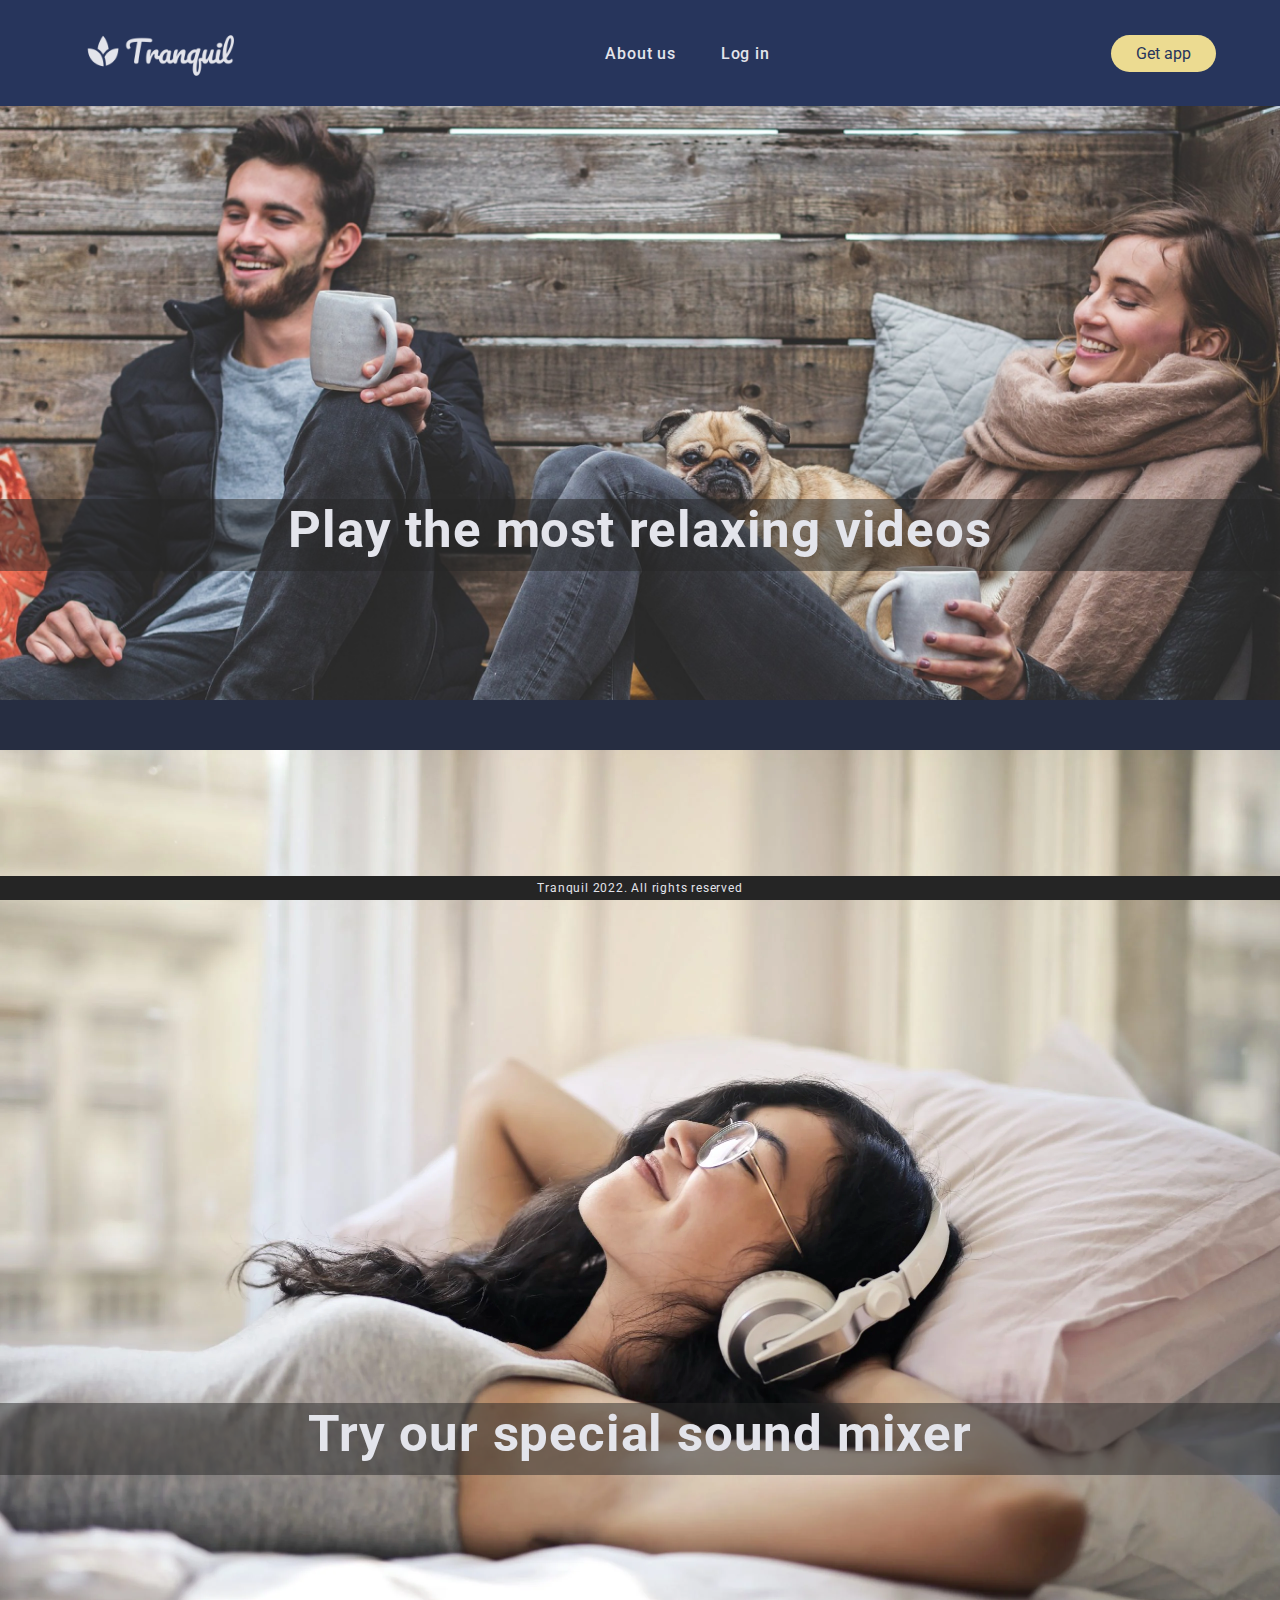
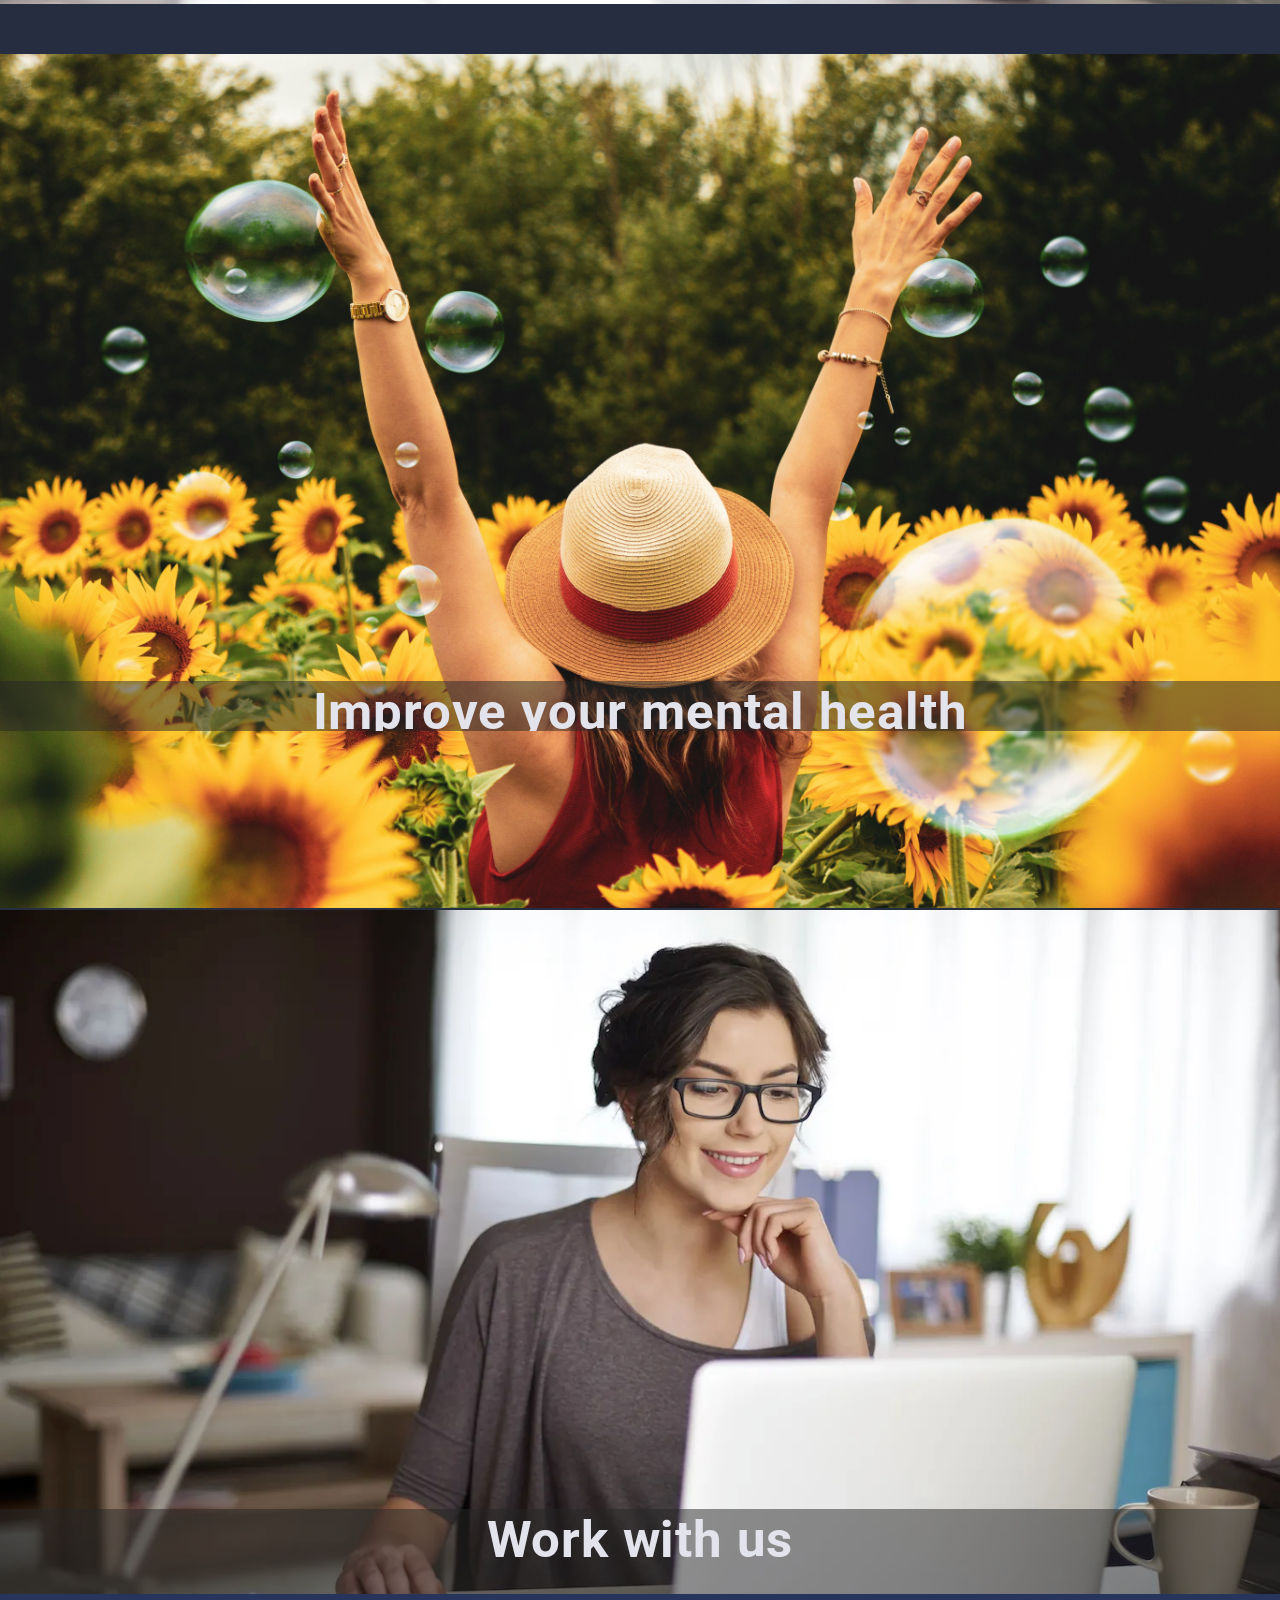
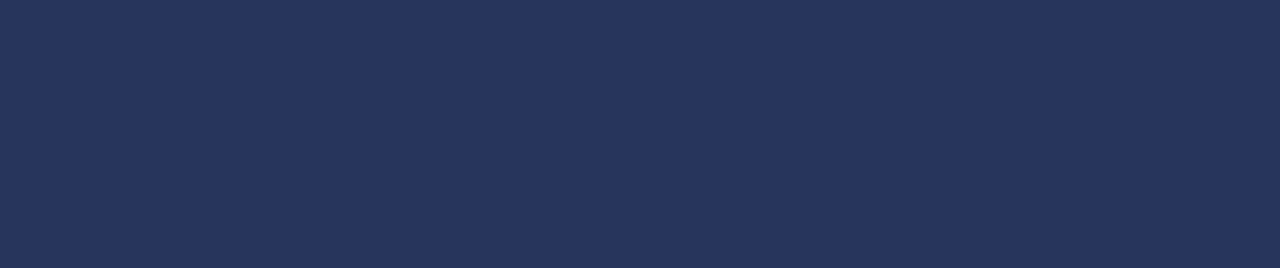
<file: index.html>
<!DOCTYPE html>
<html>
    <head>
        <meta charset="UTF-8">
        <meta name="viewport" 
        content="width=device-width, initial-scale=1.0">
        <title>Tranquil</title>
        <link rel="preconnect" href="https://fonts.googleapis.com">
        <link rel="preconnect" href="https://fonts.gstatic.com" crossorigin>
        <link href="https://fonts.googleapis.com/css2?family=Roboto&display=swap" rel="stylesheet">         
        <link rel="stylesheet" href="Tranquil 4.css">
    </head>
    
    <body>
        <header>
            <a href="index.html"><img class="logo" src="Logo.png" alt="logo"></a>
        <nav>
            <ul class="nav-links">
                <li><a href="about.html">About us</a></li>
                <li><a href="login.html">Log in</a></li>
            </ul>
        </nav>
        <a class="cta" href="#"><button>Get app</button></a>
        </header>
        
        <div class="home">
            <img class="img-home1" src="Home1.png" alt="">
            <div class="texto-imagen">
                <h1 class="videos">Play the most relaxing videos</h1><br>
                Tranquil offers a great variety of videos produced by our most talented artists, specialized in making you feel great
            </div>

            <img class="img-home2" src="mixer.png" alt="">
            <div class="texto-imagen2">
                <h1 class="mixer-text">Try our special sound mixer</h1><br>
                Adjust every sound and get the perfect balance for your wellbeing
            </div>

            <img class="img-home3" src="health.jpg" alt="">
            <div class="texto-imagen3">
                <h1 class="health-text">Improve your mental health</h1><br>
                Start using an app that has been specially built for your wellbeing and happiness
            </div>

            <img class="img-home4" src="work.png" alt="">
            <div class="texto-imagen4">
                <h1 class="work-text">Work with us</h1>
            </div>
        </div>

    <footer>
        Tranquil 2022. All rights reserved
    </footer>

        </nav>
    </body>

<!--         <div id="parent">
            <div class="image"></div>
            <img class="img-home2" src="Home1.png" alt="">
            <div class="text"></div>
                <h1 class="videos-2">Play the most relaxing videos</h1>
            <div class="text-bg"></div>
        </div>

                <a href="#" class="user">
                <img src="User.png">
               </a>
 -->   

</html>
</file>
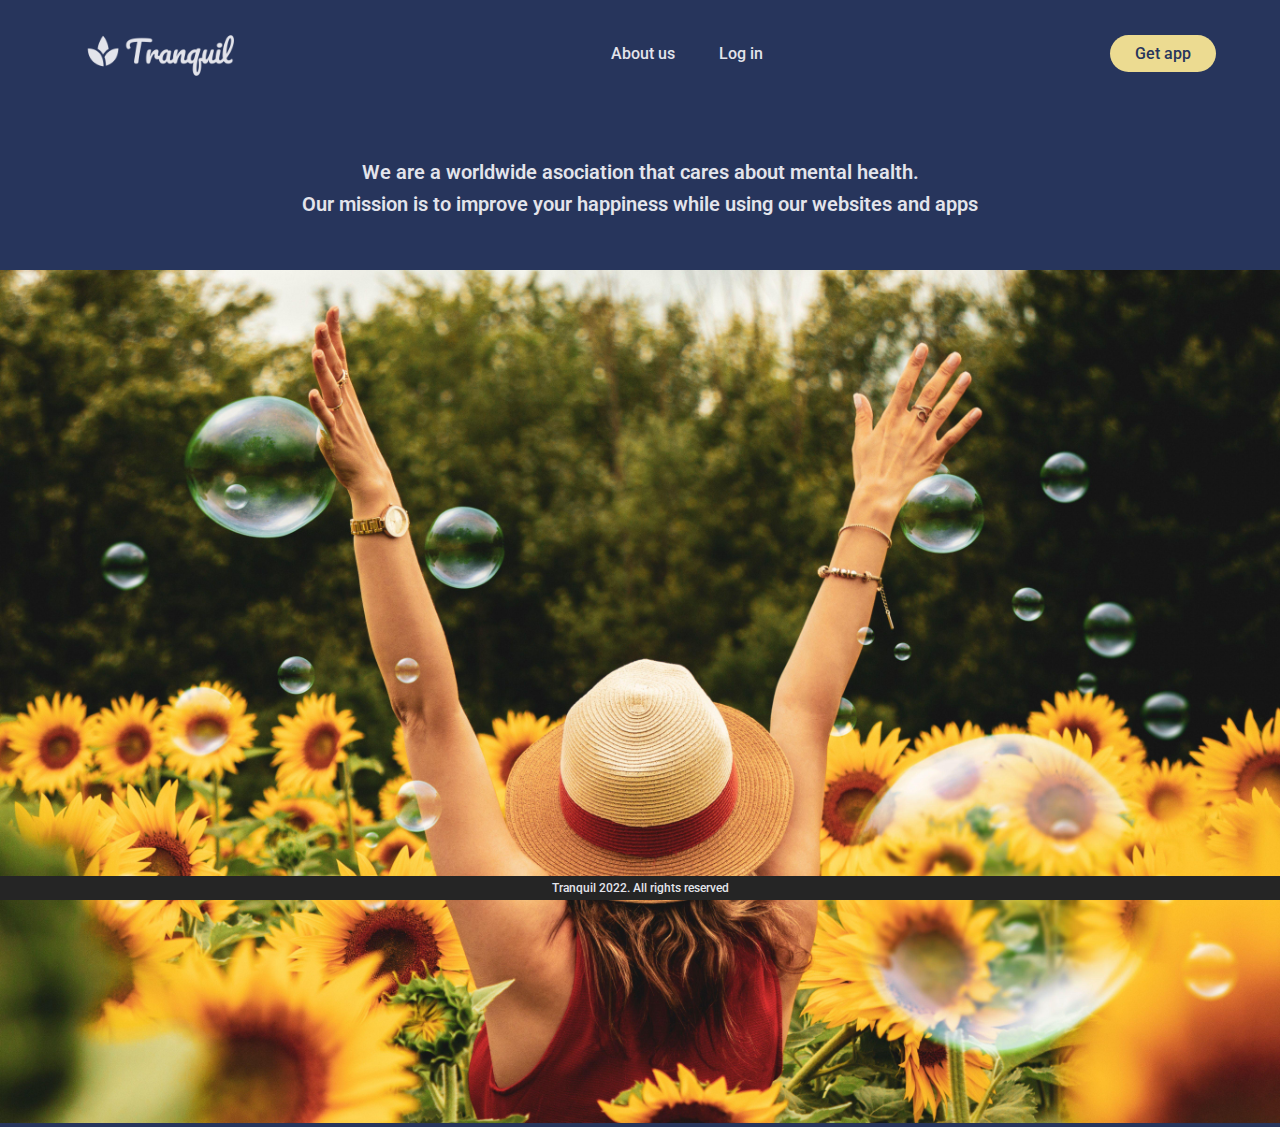
<file: about.html>
<!DOCTYPE html>
<html lang="en">
<head>
    <meta charset="UTF-8">
    <meta http-equiv="X-UA-Compatible" content="IE=edge">
    <meta name="viewport" content="width=device-width, initial-scale=1.0">
    <title>About</title>
    <link rel="stylesheet" href="styles.css">
</head>
<body>
    <header>
        <a href="index.html"><img class="logo" src="Logo.png" alt="logo"></a>
        <nav>
            <ul class="nav-links">
                <li><a href="#">About us</a></li>
                <li><a href="#">Log in</a></li>
            </ul>
        </nav>
        <a class="cta" href="#"><button>Get app</button></a>
    </header>

    <h1 class="about-us">
        We are a worldwide asociation that cares about mental health. <br> Our mission is to improve your happiness while using our websites and apps
    </h1>
</body>
<img class="au-health" src="health.jpg" alt="">

<footer>
    Tranquil 2022. All rights reserved
</footer>

</html>
</file>
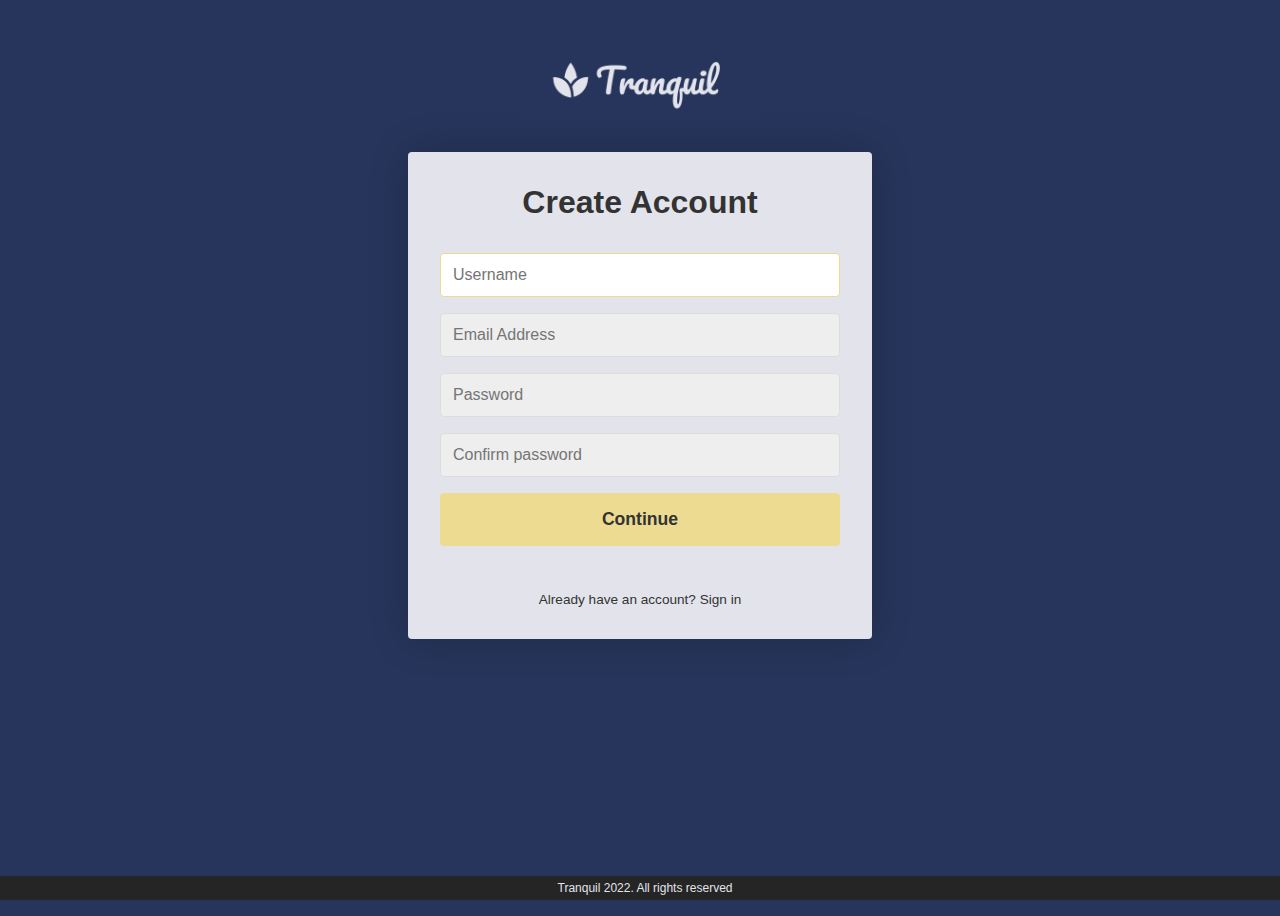
<file: login.html>
<!DOCTYPE html>
<html lang="en">
<head>
    <meta charset="UTF-8">
    <meta http-equiv="X-UA-Compatible" content="IE=edge">
    <meta name="viewport" content="width=device-width, initial-scale=1.0">
    <title>login</title>
    <link rel="stylesheet" href="login.css">
</head>
<body>
    <header>
        <a href="index.html"><img src="Logo.png" alt="" class="logo">
    </header>
    <div class="container">
        <form class="form form--hidden" id="login">
            <h1 class="form__title">Login</h1>
            <div class="form__message form__message--error"></div>
            <div class="form__input-group">
                <input type="text" class="form__input" autofocus placeholder="Username or email">
                <div class="form__input-error-message"></div>
            </div>
            <div class="form__input-group">
                <input type="password" class="form__input" autofocus placeholder="Password">
                <div class="form__input-error-message"></div>
            </div>
            <button class="form__button" type="submit">Continue</button>
            <p class="form__text">
                <a href="#" class="form__link">Forgot your password?</a>
            </p>
            <p class="form__text">
                <a class="form__link" href="./" id="linkCreateAccount">Don't have an account? Create account</a>
            </p>
        </form>
        <form class="form" id="createAccount">
            <h1 class="form__title">Create Account</h1>
            <div class="form__message form__message--error"></div>
            <div class="form__input-group">
                <input type="text" id="signupUsername" class="form__input" autofocus placeholder="Username">
                <div class="form__input-error-message"></div>
            </div>
            <div class="form__input-group">
                <input type="text" class="form__input" autofocus placeholder="Email Address">
                <div class="form__input-error-message"></div>
            </div>
            <div class="form__input-group">
                <input type="password" class="form__input" autofocus placeholder="Password">
                <div class="form__input-error-message"></div>
            </div>
            <div class="form__input-group">
                <input type="password" class="form__input" autofocus placeholder="Confirm password">
                <div class="form__input-error-message"></div>
            </div>
            <button class="form__button" type="submit">Continue</button>
            <p class="form__text">
                <a class="form__link" href="./" id="linkLogin">Already have an account? Sign in</a>
            </p>
        </form>
    </div>
    <script src="login.js"></script>
    <footer>
        Tranquil 2022. All rights reserved
    </footer>
</body>
</html>
</file>
<file: Tranquil 4.css>
html { overflow-y: scroll; }
body { position: absolute;}

*{
    box-sizing: border-box;
    margin: 0;
    padding: 0;
    font-family: 'Roboto', sans-serif;
    color: #E3E4EB;
    text-decoration: none;
}

header{
    display: flex;
    justify-content: space-between;
    font-family: 'Roboto', sans-serif;
    font-weight: 500;
    font-size: 16px;
    align-items: center;
    padding: 16px 5%;
}
.logo{
    cursor: pointer;
    height: 70px;
    width: auto;
}

.nav-links{
    cursor: pointer;
}

.nav-links li{
   display: inline-block; 
   padding: 0px 20px;
}

button{
    padding: 9px 25px;
    background-color: #ECDB91;
    font-family: 'Roboto', sans-serif;
    font-size: 16px;
    color: #27355C;
    border: none;
    border-radius: 50px;
    cursor: pointer;
}

button:hover{
    background: #dec75e;
}

body{
    background: #27355C;
    font-family: 'Roboto', sans-serif;
    overflow: hidden;
    margin: 0;
    font-size: 1rem;
    letter-spacing: 0.8px;
    color: #E3E4EB;
    text-align: center;
}

nav a:hover{
    color: #ECDB91;
}

.home{
    background: #25252580;
}

footer {
    font-size: 12px;
    padding: 5px;
    position: fixed;
    left: 0;
    bottom: 0;
    width: 100%;
    background-color: #252525;
}

.img-home1{
    width:100%;
    height: auto;
}

h1{
    margin-bottom: 20px;
}

.texto-imagen{
    width: 100%;
    height: 8vh;
    position: relative;
    margin-top: -16%;
    margin-bottom: 14%;
    font-size: 2vw;
    background-color: #25252580;
    transition: height 0.5s;
    -webkit-transition: height 0.5s;
    overflow: hidden;
}

.texto-imagen:hover{
    height: 120px;
}

.img-home2{
    width:100%;
    height: auto;
}

.texto-imagen2{
    width: 100%;
    height: 8vh;
    position: relative;
    margin-top: -16%;
    margin-bottom: 14%;
    font-size: 2vw;
    background-color: #25252580;
    transition: height 0.5s;
    -webkit-transition: height 0.5s;
    overflow: hidden;
}

.texto-imagen2:hover{
    height: 120px;
}

.img-home3{
    width:100%;
    height: auto;
}

.texto-imagen3{
    width: 100%;
    position: relative;
    margin-top: -18%;
    margin-bottom: 14%;
    font-size: 2vw;
    height: 50px;
    background-color: #25252580;
    transition: height 0.5s;
    -webkit-transition: height 0.5s;
    overflow: hidden;
}

.texto-imagen3:hover{
    height: 120px;
}

.img-home4{
    width:100%;
    height: auto;
    margin-bottom: 100px;
}

.texto-imagen4{
    width: 100%;
    position: relative;
    margin-top: -28%;
    font-size: 2vw;
    height: 85px;
    background-color: #25252580;
}

@media (max-width:700px){
    header{
        flex-direction: column;
    }
    nav{
        padding: 10px 0px;
    }
}

/* #parent{position: relative;}
.img-home2{width: 100%; height: auto}
.text-bg{background: #252525b0; width: 100%; height: 150px;
position: absolute; top: 200px}
.text{
    position:relative;
    margin-top: -100px;
} */
</file>
<file: styles.css>
@import url('https://fonts.googleapis.com/css2?family=Roboto&display=swap');

*{
    box-sizing: border-box;
    margin: 0;
    padding: 0;
    font-family: 'Roboto', sans-serif;
    font-weight: 500;
    background-color: #27355C;
    font-size: 16px;
    color: #E3E4EB;
    text-decoration: none;
}

header{
    display: flex;
    justify-content: space-between;
    font-family: 'Roboto', sans-serif;
    font-weight: 500;
    align-items: center;
    padding: 16px 5%;
}

.logo{
    cursor: pointer;
    height: 70px;
    width: auto;
}

.nav-links{
    cursor: pointer;
}

nav a:hover{
    color: #ECDB91;
}

.nav-links li{
   display: inline-block; 
   padding: 0px 20px;
}

button{
    padding: 9px 25px;
    background-color: #ECDB91;
    font-family: 'Roboto', sans-serif;
    color: #27355C;
    border: none;
    border-radius: 50px;
    cursor: pointer;
}

button:hover{
    background: #dec75e;
}

.about-us{
    font-size: 20px;
    text-align: center;
    padding: 50px;
    line-height: 32px;
    font-weight: 600;
}

.au-health{
    height: 100%;
    width: 100%;
    object-fit: contain;
}

footer {
    font-size: 12px;
    text-align: center;
    padding: 5px;
    position: fixed;
    left: 0;
    bottom: 0;
    width: 100%;
    background-color: #252525;
}
</file>
<file: login.css>
body{
    --color-primary: #27355C;
    --color-secondary: #ECDB91;
    --color-secondary-dark: #dec75e;
    --color-error: #cc3333;
    --color-success: #4bb544;
    --border-radius: 4px;
    
    font-family: 'Roboto', sans-serif;
    color: #333;
    height: 100vh;
    display: block;
    align-items: center;
    justify-content: center;
    background: #27355C;
    font-size: 18px;
}

.logo{
    height: 80px;
    width: auto;
    display: block;
    margin-left: auto;
    margin-right: auto;
    padding: 2rem;
}

.container{
    width: 400px;
    max-width: 400px;
    margin: auto;
    padding: 2rem;
    box-shadow: 0 0 40px rgba(0, 0, 0, 0.2);
    border-radius: 4px;
    background: #E3E4EB;
}

.container,
.form__input,
.form__button {
    font: 500 1rem 'Roboto', sans-serif;
}

.form--hidden{
    display: none;
}

.form > *:first-child{
    margin-top: 0;
}

.form > *:last-child{
    margin-bottom: 0;
}

.form__title{
    margin-bottom: 2rem;
    text-align: center;
    text-decoration: none;
    color: #333;
}

.form__message{
    text-align: center;
    margin-bottom: 1rem;
}

.form__message--success{
    color: var(--color-success);
}

.form__message--error{
    color: var(--color-error);
}

.form__input-group{
    margin-bottom: 1rem;
}

.form__input{
    display: block;
    width: 100%;
    padding: 0.75rem;
    box-sizing: border-box;
    border-radius: 4px;
    border: 1px solid #ddd;
    outline: none;
    background: #eee;
    transition: background 0.2s, border-color 0.2s;
}

.form__input:focus{
    border-color: var(--color-secondary);
    background: #fff;
}

.form__input--error{
    color: var(--color-error);
    border-color: var(--color-error);
}

.form__input-error-message{
    margin-top: 0.5rem;
    font-size: 0.85rem;
    color: var(--color-error);
}

.form__button{
    width: 100%;
    padding: 1rem 2rem;
    font-weight: bold;
    font-size: 1.1rem;
    color: #333;
    border: none;
    border-radius: 4px;
    opacity: none;
    cursor: pointer;
    background: #ECDB91;
    margin-bottom: 2rem;
}

.form__button:hover {
    background: #dec75e;
}

.form__button:active {
    transform: scale(0.98);
}

.form__text{
    text-align: center;
    font-size: 0.85rem;
}

.form__link{
    color: #333;
    text-decoration: none;
    cursor: pointer;
}

.form__link:hover{
    text-decoration: underline;
}

footer {
    font-size: 12px;
    color: #E3E4EB;
    text-align: center;
    padding: 5px;
    position: fixed;
    left: 0;
    bottom: 0;
    width: 100%;
    background-color: #252525;
}
</file>
